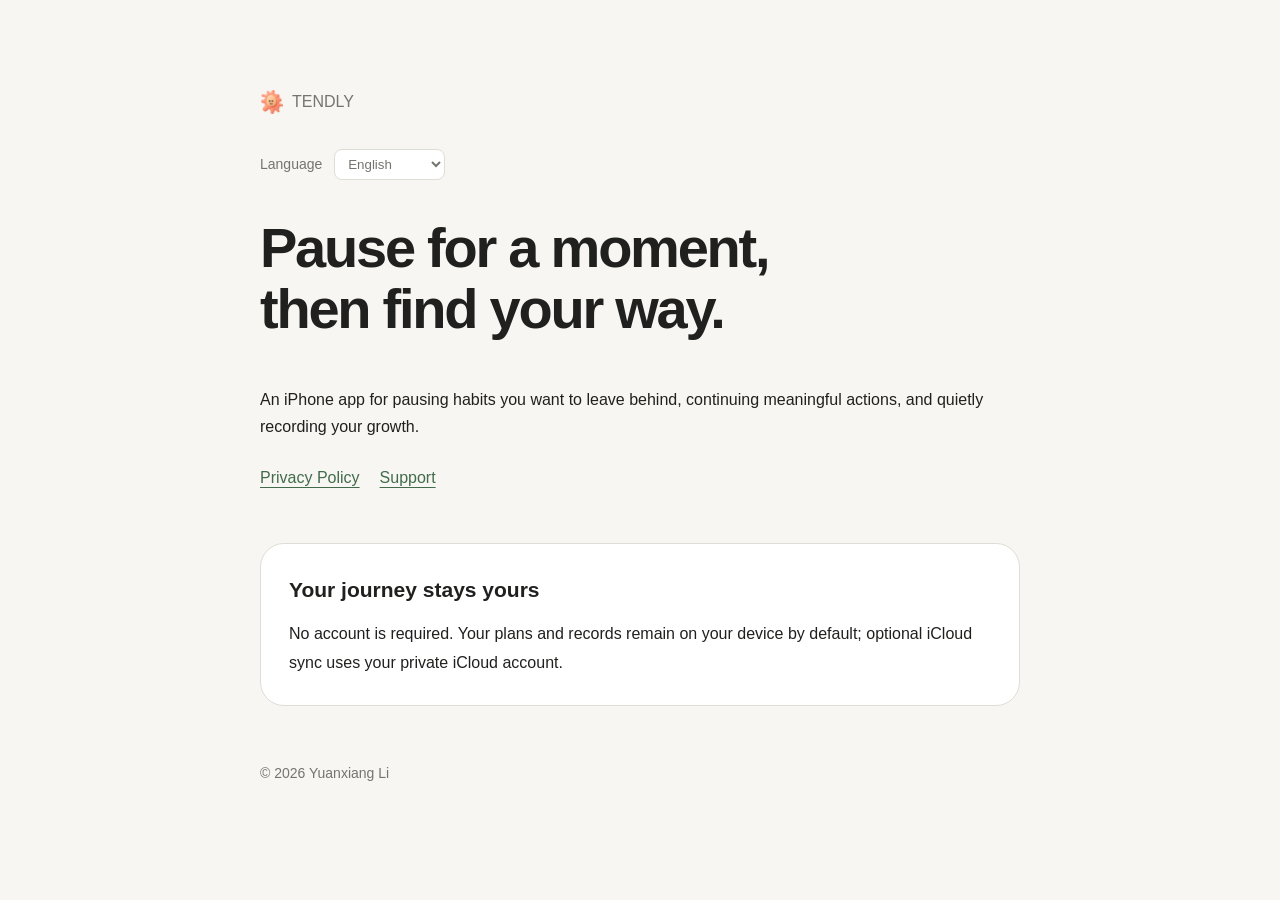
<file: index.html>
<!doctype html><html lang="zh-Hans"><head><meta charset="utf-8"><meta name="viewport" content="width=device-width,initial-scale=1"><title>TENDLY</title><link rel="stylesheet" href="styles.css"></head><body><main><p class="muted brand-lockup"><img src="tendly-sun.png" alt="" aria-hidden="true"><span>TENDLY</span></p><label class="language-picker">Language <select data-language-select><option value="en">English</option><option value="zh-Hans">简体中文</option><option value="zh-Hant">繁體中文</option><option value="ja">日本語</option><option value="ko">한국어</option></select></label><section data-lang="zh-Hans"><h1>停一下，<br>再走自己的路。</h1><p>一个帮助你暂停不想继续的习惯、坚持值得投入的行动，并安静记录成长过程的 iPhone App。</p><nav><a href="privacy.html">隐私政策</a><a href="support.html">支持</a></nav><div class="card"><h2>你的成长，由你保管</h2><p>无需注册账号。计划、记录、点赞、照料和行动数据默认保存在你的设备上；开启 iCloud 同步后，数据保存在你的私人 iCloud 中。</p></div></section><section data-lang="zh-Hant"><h1>停一下，<br>再走自己的路。</h1><p>一個幫助你暫停不想繼續的習慣、堅持值得投入的行動，並安靜記錄成長過程的 iPhone App。</p><nav><a href="privacy.html">隱私政策</a><a href="support.html">支援</a></nav><div class="card"><h2>你的成長，由你保管</h2><p>不需註冊帳號。計畫、記錄、按讚、照料與行動資料預設保存在你的裝置上；開啟 iCloud 同步後，資料保存在你的私人 iCloud 中。</p></div></section><section data-lang="ja"><h1>少し立ち止まり、<br>自分の道へ。</h1><p>やめたい習慣を一度手放し、大切な行動を続け、成長を静かに記録する iPhone App です。</p><nav><a href="privacy.html">プライバシーポリシー</a><a href="support.html">サポート</a></nav><div class="card"><h2>あなたの成長は、あなたのもの</h2><p>アカウントは不要です。計画と記録はデフォルトで端末に保存され、iCloud 同期では個人の iCloud を使用します。</p></div></section><section data-lang="ko"><h1>잠시 멈추고,<br>나만의 길로.</h1><p>멈추고 싶은 습관은 내려놓고, 소중한 행동을 이어가며 성장을 기록하는 iPhone 앱입니다.</p><nav><a href="privacy.html">개인정보 처리방침</a><a href="support.html">지원</a></nav><div class="card"><h2>당신의 성장은 당신의 것</h2><p>계정이 필요하지 않습니다. 계획과 기록은 기본적으로 기기에 저장되며 iCloud 동기화는 개인 iCloud를 사용합니다.</p></div></section><section data-lang="en"><h1>Pause for a moment,<br>then find your way.</h1><p>An iPhone app for pausing habits you want to leave behind, continuing meaningful actions, and quietly recording your growth.</p><nav><a href="privacy.html">Privacy Policy</a><a href="support.html">Support</a></nav><div class="card"><h2>Your journey stays yours</h2><p>No account is required. Your plans and records remain on your device by default; optional iCloud sync uses your private iCloud account.</p></div></section><footer>© 2026 Yuanxiang Li</footer></main><script src="language.js"></script></body></html>
</file>
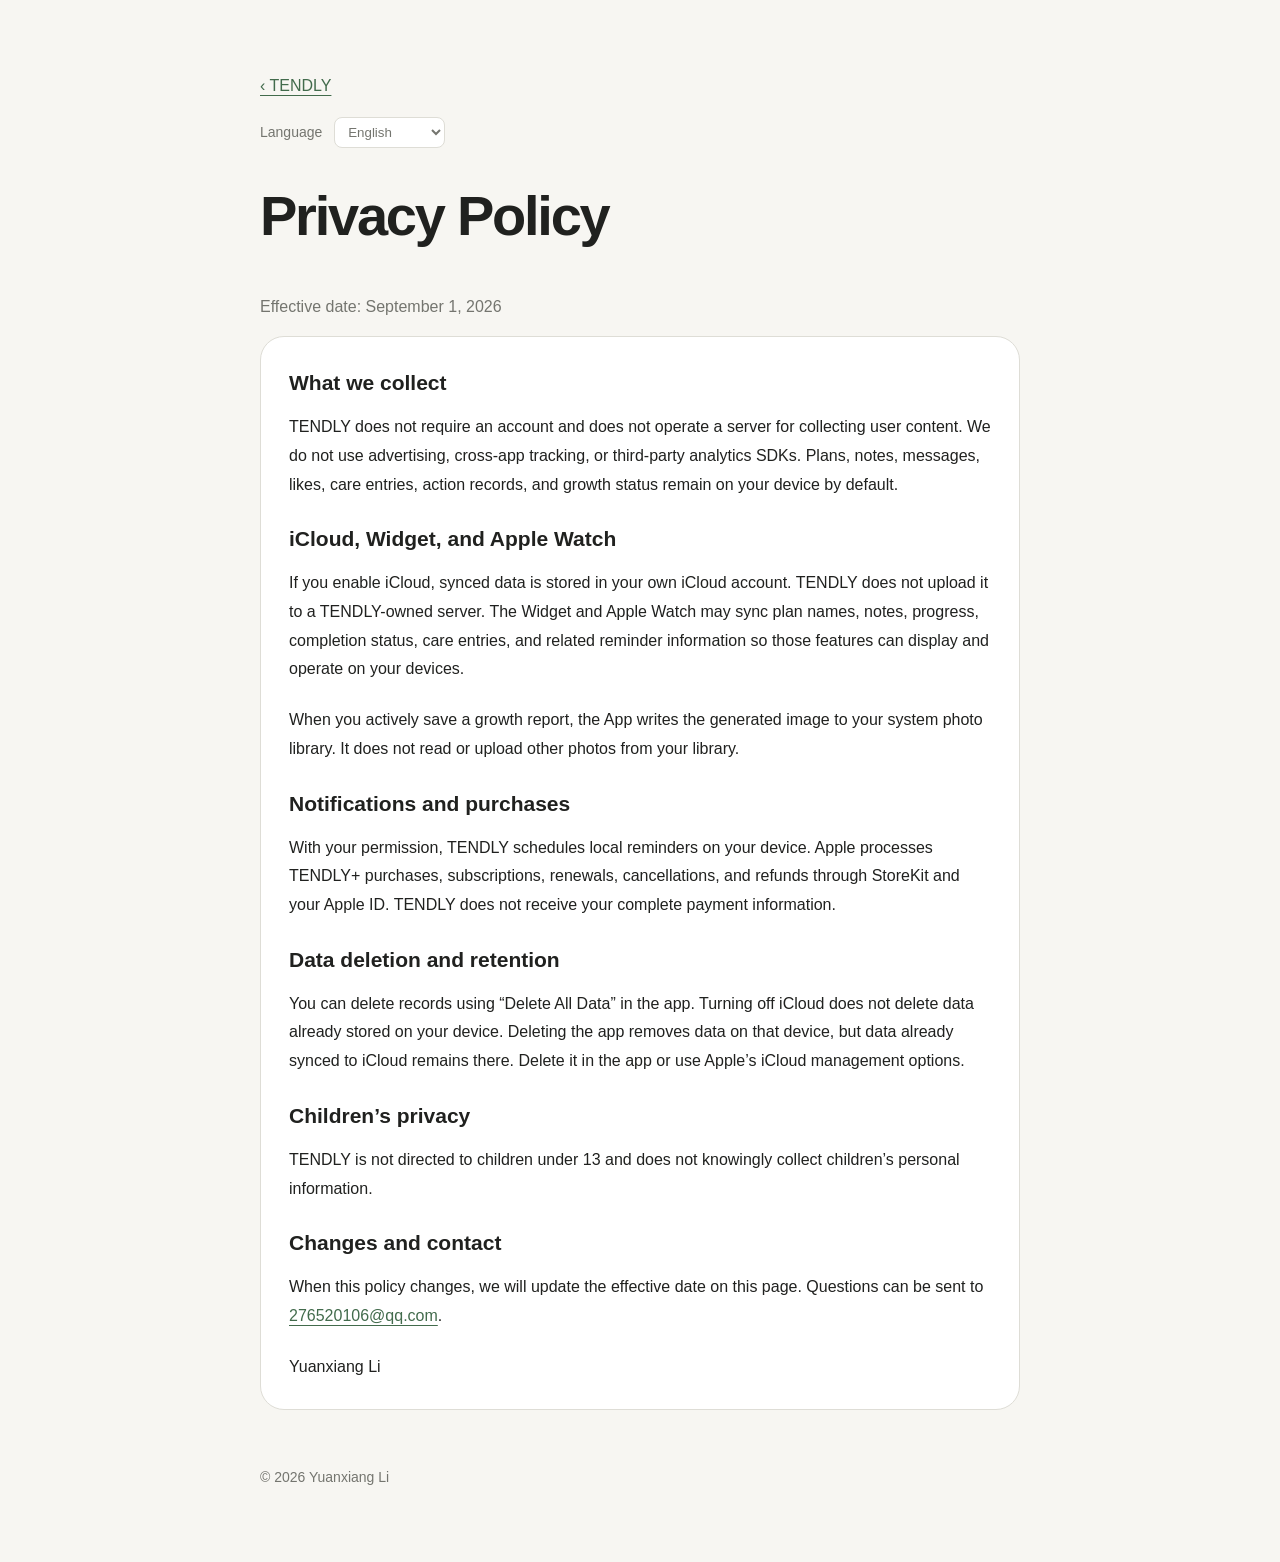
<file: privacy.html>
<!doctype html>
<html lang="zh-Hans">
<head>
  <meta charset="utf-8">
  <meta name="viewport" content="width=device-width,initial-scale=1">
  <title>TENDLY · Privacy Policy</title>
  <link rel="stylesheet" href="styles.css">
</head>
<body>
  <main>
    <a href="index.html">‹ TENDLY</a>
    <label class="language-picker">Language
      <select data-language-select>
        <option value="en">English</option><option value="zh-Hans">简体中文</option><option value="zh-Hant">繁體中文</option><option value="ja">日本語</option><option value="ko">한국어</option>
      </select>
    </label>
    <section data-lang="zh-Hans"><h1>隐私政策</h1><p class="muted">生效日期：2026 年 9 月 1 日</p><div class="card"><h2>我们收集什么</h2><p>TENDLY 不要求注册账号，不运营用于收集用户内容的数据服务器，也不使用广告、跨 App 跟踪或第三方分析 SDK。计划、备注、弹幕、点赞、照料、行动记录和成长状态默认保存在你的设备上。</p><h2>iCloud、Widget 与 Apple Watch</h2><p>如果你开启 iCloud，同步数据会保存在你自己的 iCloud 中。TENDLY 不会将这些数据上传到 TENDLY 自有服务器。Widget 和 Apple Watch 可能会同步计划名称、备注、进度、完成状态、照料记录和相关提醒信息，以便在设备上显示和操作。</p><p>当你主动保存成长报告时，App 会将生成的图片写入系统照片图库，不会读取或上传图库中的其他照片。</p><h2>通知与购买</h2><p>在你授权后，TENDLY 只在设备上安排本地提醒。TENDLY+ 的购买、订阅、续订、取消和退款由 Apple 通过 StoreKit 和你的 Apple ID 处理，TENDLY 不接触完整支付信息。</p><h2>数据删除与保留</h2><p>你可以在 App 内使用“删除全部数据”删除记录。关闭 iCloud 后，本机数据会保留。删除 App 会移除本机数据，但已同步到你 iCloud 中的数据会继续保留，需要你在 App 内删除或按 Apple 提供的 iCloud 管理方式处理。</p><h2>儿童隐私</h2><p>TENDLY 不以 13 岁以下儿童为主要用户群体，也不会主动收集儿童个人信息。</p><h2>政策变更与联系我们</h2><p>隐私政策更新时，我们会在本页面更新生效日期。若你对隐私有疑问，请联系 <a href="mailto:276520106@qq.com">276520106@qq.com</a>。</p><p>Yuanxiang Li</p></div></section>
    <section data-lang="zh-Hant"><h1>隱私政策</h1><p class="muted">生效日期：2026 年 9 月 1 日</p><div class="card"><h2>我們收集什麼</h2><p>TENDLY 不要求註冊帳號，不營運用於收集使用者內容的資料伺服器，也不使用廣告、跨 App 追蹤或第三方分析 SDK。計畫、備註、彈幕、按讚、照料、行動記錄與成長狀態預設保存在你的裝置上。</p><h2>iCloud、Widget 與 Apple Watch</h2><p>如果你開啟 iCloud，同步資料會保存在你自己的 iCloud 中。TENDLY 不會將這些資料上傳到 TENDLY 自有伺服器。Widget 與 Apple Watch 可能會同步計畫名稱、備註、進度、完成狀態、照料記錄與相關提醒資訊，以便在裝置上顯示與操作。</p><p>當你主動儲存成長報告時，App 會將產生的圖片寫入系統照片圖庫，不會讀取或上傳圖庫中的其他照片。</p><h2>通知與購買</h2><p>在你授權後，TENDLY 只會在裝置上安排本機提醒。TENDLY+ 的購買、訂閱、續訂、取消與退款由 Apple 透過 StoreKit 和你的 Apple ID 處理，TENDLY 不會接觸完整付款資訊。</p><h2>資料刪除與保留</h2><p>你可以在 App 內使用「刪除全部資料」刪除記錄。關閉 iCloud 後，本機資料會保留。刪除 App 會移除本機資料，但已同步到你 iCloud 的資料會繼續保留，需要你在 App 內刪除，或依 Apple 提供的 iCloud 管理方式處理。</p><h2>兒童隱私</h2><p>TENDLY 不以 13 歲以下兒童為主要使用者，也不會主動收集兒童個人資訊。</p><h2>政策變更與聯絡我們</h2><p>隱私政策更新時，我們會在本頁更新生效日期。如對隱私有疑問，請聯絡 <a href="mailto:276520106@qq.com">276520106@qq.com</a>。</p><p>Yuanxiang Li</p></div></section>
    <section data-lang="ja"><h1>プライバシーポリシー</h1><p class="muted">発効日：2026年9月1日</p><div class="card"><h2>収集する情報</h2><p>TENDLY はアカウント登録を必要とせず、ユーザーのコンテンツを収集するサーバーを運営していません。広告、App 間トラッキング、第三者分析 SDK も使用しません。計画、メモ、メッセージ、いいね、ケア、行動記録、成長状態は、デフォルトで端末に保存されます。</p><h2>iCloud、Widget、Apple Watch</h2><p>iCloud を有効にすると、同期データはあなた自身の iCloud に保存されます。TENDLY の自社サーバーにはアップロードされません。Widget と Apple Watch は、端末上で機能を表示・操作するため、計画名、メモ、進捗、完了状態、ケア記録、関連するリマインダー情報を同期する場合があります。</p><p>成長レポートを自分で保存した場合、App は生成した画像をシステムの写真ライブラリに書き込みます。他の写真を読み取ったりアップロードしたりすることはありません。</p><h2>通知と購入</h2><p>許可を受けた場合、TENDLY は端末上でローカル通知を設定します。TENDLY+ の購入、購読、更新、解約、返金は Apple が StoreKit と Apple ID を通じて処理します。TENDLY が完全な支払い情報を取得することはありません。</p><h2>データの削除と保持</h2><p>App 内の「すべてのデータを削除」から記録を削除できます。iCloud をオフにしても端末内のデータは保持されます。App を削除すると端末内のデータは削除されますが、iCloud に同期済みのデータは残ります。App 内で削除するか、Apple が提供する iCloud の管理方法をご利用ください。</p><h2>子どものプライバシー</h2><p>TENDLY は 13 歳未満の子どもを主な対象とせず、子どもの個人情報を意図的に収集しません。</p><h2>変更とお問い合わせ</h2><p>ポリシーを更新する場合は、このページの発効日を更新します。ご質問は <a href="mailto:276520106@qq.com">276520106@qq.com</a> までご連絡ください。</p><p>Yuanxiang Li</p></div></section>
    <section data-lang="ko"><h1>개인정보 처리방침</h1><p class="muted">시행일: 2026년 9월 1일</p><div class="card"><h2>수집하는 정보</h2><p>TENDLY는 계정 가입을 요구하지 않으며 사용자 콘텐츠를 수집하는 서버를 운영하지 않습니다. 광고, 앱 간 추적 또는 제3자 분석 SDK도 사용하지 않습니다. 계획, 메모, 메시지, 좋아요, 돌봄, 행동 기록과 성장 상태는 기본적으로 기기에 저장됩니다.</p><h2>iCloud, 위젯 및 Apple Watch</h2><p>iCloud를 켜면 동기화 데이터가 사용자의 개인 iCloud에 저장됩니다. TENDLY 자체 서버로 업로드되지 않습니다. 위젯과 Apple Watch는 기기에서 기능을 표시하고 작동하기 위해 계획 이름, 메모, 진행률, 완료 상태, 돌봄 기록과 관련 알림 정보를 동기화할 수 있습니다.</p><p>성장 보고서를 직접 저장하면 앱은 생성된 이미지를 시스템 사진 보관함에 저장합니다. 보관함의 다른 사진을 읽거나 업로드하지 않습니다.</p><h2>알림 및 구매</h2><p>허용한 경우 TENDLY는 기기에서 로컬 알림을 예약합니다. TENDLY+의 구매, 구독, 갱신, 취소와 환불은 Apple이 StoreKit과 Apple ID를 통해 처리하며 TENDLY는 전체 결제 정보를 확인하지 않습니다.</p><h2>데이터 삭제 및 보관</h2><p>앱에서 ‘모든 데이터 삭제’를 사용해 기록을 삭제할 수 있습니다. iCloud를 꺼도 기기 데이터는 유지됩니다. 앱을 삭제하면 기기 데이터는 삭제되지만 iCloud에 동기화된 데이터는 남습니다. 앱에서 삭제하거나 Apple이 제공하는 iCloud 관리 방법을 이용해 주세요.</p><h2>아동 개인정보</h2><p>TENDLY는 13세 미만 아동을 주요 대상으로 하지 않으며 아동의 개인정보를 의도적으로 수집하지 않습니다.</p><h2>변경 및 문의</h2><p>정책을 변경할 때 이 페이지의 시행일을 업데이트합니다. 문의는 <a href="mailto:276520106@qq.com">276520106@qq.com</a>으로 보내 주세요.</p><p>Yuanxiang Li</p></div></section>
    <section data-lang="en"><h1>Privacy Policy</h1><p class="muted">Effective date: September 1, 2026</p><div class="card"><h2>What we collect</h2><p>TENDLY does not require an account and does not operate a server for collecting user content. We do not use advertising, cross-app tracking, or third-party analytics SDKs. Plans, notes, messages, likes, care entries, action records, and growth status remain on your device by default.</p><h2>iCloud, Widget, and Apple Watch</h2><p>If you enable iCloud, synced data is stored in your own iCloud account. TENDLY does not upload it to a TENDLY-owned server. The Widget and Apple Watch may sync plan names, notes, progress, completion status, care entries, and related reminder information so those features can display and operate on your devices.</p><p>When you actively save a growth report, the App writes the generated image to your system photo library. It does not read or upload other photos from your library.</p><h2>Notifications and purchases</h2><p>With your permission, TENDLY schedules local reminders on your device. Apple processes TENDLY+ purchases, subscriptions, renewals, cancellations, and refunds through StoreKit and your Apple ID. TENDLY does not receive your complete payment information.</p><h2>Data deletion and retention</h2><p>You can delete records using “Delete All Data” in the app. Turning off iCloud does not delete data already stored on your device. Deleting the app removes data on that device, but data already synced to iCloud remains there. Delete it in the app or use Apple’s iCloud management options.</p><h2>Children’s privacy</h2><p>TENDLY is not directed to children under 13 and does not knowingly collect children’s personal information.</p><h2>Changes and contact</h2><p>When this policy changes, we will update the effective date on this page. Questions can be sent to <a href="mailto:276520106@qq.com">276520106@qq.com</a>.</p><p>Yuanxiang Li</p></div></section>
    <footer>© 2026 Yuanxiang Li</footer>
  </main>
  <script src="language.js"></script>
</body>
</html>
</file>
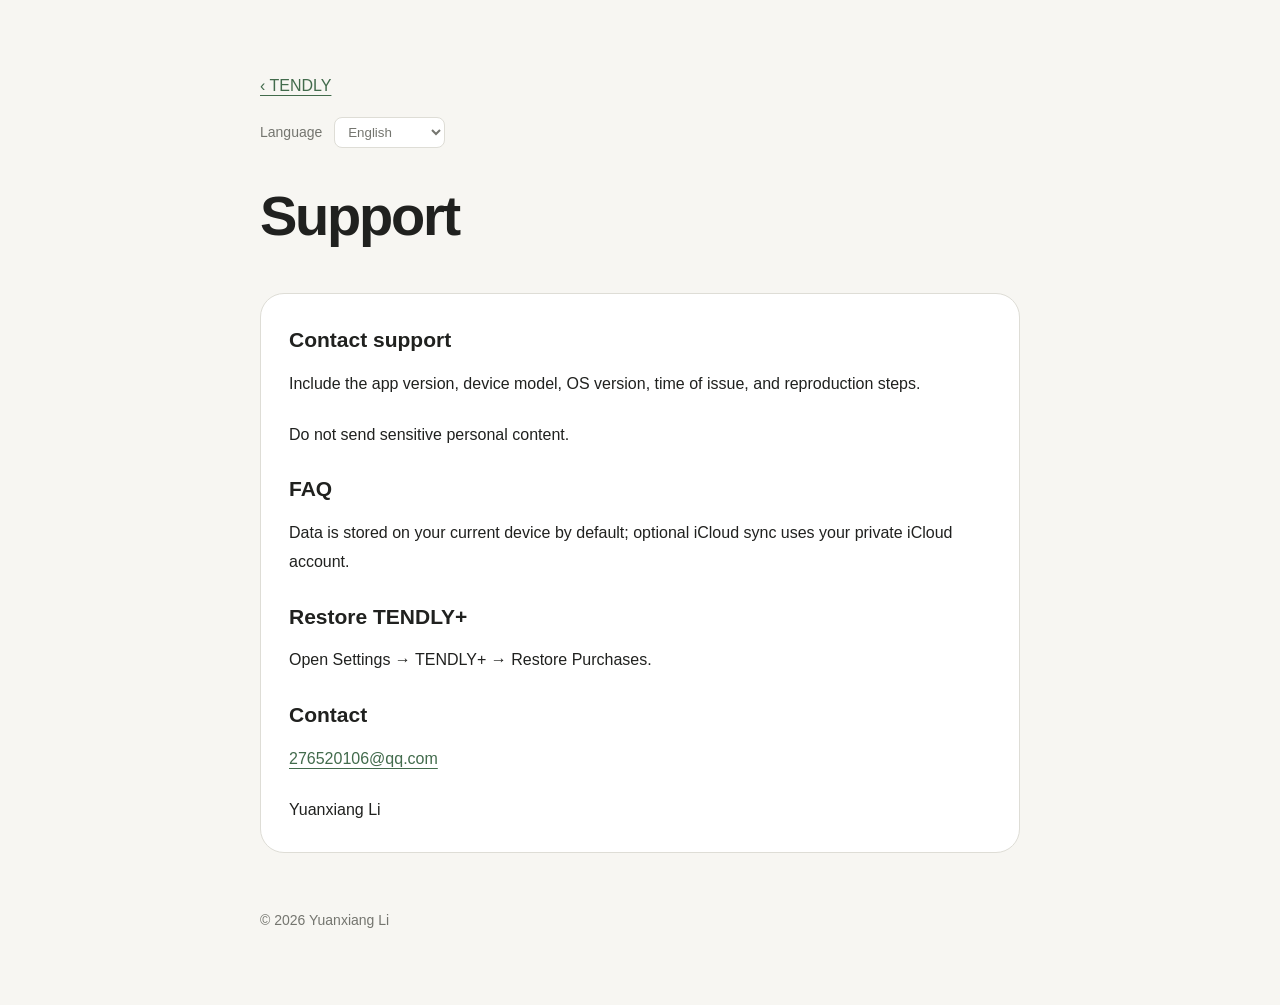
<file: support.html>
<!doctype html><html lang="zh-Hans"><head><meta charset="utf-8"><meta name="viewport" content="width=device-width,initial-scale=1"><title>TENDLY · support</title><link rel="stylesheet" href="styles.css"></head><body><main><a href="index.html">‹ TENDLY</a><label class="language-picker">Language <select data-language-select><option value="en">English</option><option value="zh-Hans">简体中文</option><option value="zh-Hant">繁體中文</option><option value="ja">日本語</option><option value="ko">한국어</option></select></label><section data-lang="zh-Hans"><h1>支持</h1><div class="card"><h2>联系支持</h2><p>请发送 App 版本、iPhone 型号、iOS 版本、问题发生时间和复现步骤。</p><p>请不要发送敏感个人内容。</p><h2>常见问题</h2><p>数据默认保存在当前设备；开启 iCloud 同步后保存在你的私人 iCloud 中。</p><h2>恢复 TENDLY+</h2><p>打开设置 → TENDLY+ → 恢复购买，并使用原 Apple ID。</p><h2>联系我们</h2><p><a href="mailto:276520106@qq.com">276520106@qq.com</a></p><p>Yuanxiang Li</p></div></section><section data-lang="zh-Hant"><h1>支援</h1><div class="card"><h2>聯絡支援</h2><p>請提供 App 版本、iPhone 型號、iOS 版本、問題發生時間與重現步驟。</p><p>請勿傳送敏感個人內容。</p><h2>常見問題</h2><p>資料預設儲存在目前裝置；開啟 iCloud 同步後儲存在你的私人 iCloud。</p><h2>恢復 TENDLY+</h2><p>前往設定 → TENDLY+ → 恢復購買，並使用原本的 Apple ID。</p><h2>聯絡我們</h2><p><a href="mailto:276520106@qq.com">276520106@qq.com</a></p><p>Yuanxiang Li</p></div></section><section data-lang="ja"><h1>サポート</h1><div class="card"><h2>サポートへの連絡</h2><p>App バージョン、端末、OS バージョン、発生時刻、再現手順をお知らせください。</p><p>機密性の高い個人情報は送信しないでください。</p><h2>よくある質問</h2><p>データはデフォルトで端末に保存され、iCloud 同期では個人の iCloud を使用します。</p><h2>TENDLY+ の復元</h2><p>設定 → TENDLY+ → 購入を復元 を開いてください。</p><h2>お問い合わせ</h2><p><a href="mailto:276520106@qq.com">276520106@qq.com</a></p><p>Yuanxiang Li</p></div></section><section data-lang="ko"><h1>지원</h1><div class="card"><h2>지원 문의</h2><p>앱 버전, 기기 모델, OS 버전, 발생 시간과 재현 단계를 알려 주세요.</p><p>민감한 개인정보는 보내지 마세요.</p><h2>자주 묻는 질문</h2><p>데이터는 기본적으로 현재 기기에 저장되며 iCloud 동기화를 켜면 개인 iCloud에 저장됩니다.</p><h2>TENDLY+ 복원</h2><p>설정 → TENDLY+ → 구매 복원을 여세요.</p><h2>문의</h2><p><a href="mailto:276520106@qq.com">276520106@qq.com</a></p><p>Yuanxiang Li</p></div></section><section data-lang="en"><h1>Support</h1><div class="card"><h2>Contact support</h2><p>Include the app version, device model, OS version, time of issue, and reproduction steps.</p><p>Do not send sensitive personal content.</p><h2>FAQ</h2><p>Data is stored on your current device by default; optional iCloud sync uses your private iCloud account.</p><h2>Restore TENDLY+</h2><p>Open Settings → TENDLY+ → Restore Purchases.</p><h2>Contact</h2><p><a href="mailto:276520106@qq.com">276520106@qq.com</a></p><p>Yuanxiang Li</p></div></section><footer>© 2026 Yuanxiang Li</footer></main><script src="language.js"></script></body></html>
</file>
<file: styles.css>
:root { color-scheme: light dark; font-family: -apple-system, BlinkMacSystemFont, "Segoe UI", sans-serif; }
* { box-sizing: border-box; }
body { margin: 0; color: #20211f; background: #f7f6f2; line-height: 1.7; }
main { width: min(760px, calc(100% - 40px)); margin: 0 auto; padding: 72px 0; }
nav { display: flex; gap: 20px; flex-wrap: wrap; margin: 24px 0 52px; }
a { color: #426b4c; text-underline-offset: 4px; }
h1 { font-size: clamp(34px, 7vw, 56px); line-height: 1.08; letter-spacing: -0.04em; }
h2 { margin-top: 44px; font-size: 22px; }
.card { padding: 28px; border: 1px solid #deddd6; border-radius: 24px; background: #fff; }
.card h2 { margin: 0 0 12px; font-size: 21px; }
.card p { margin: 0 0 22px; line-height: 1.8; }
.card p:last-child { margin-bottom: 0; }
.muted, footer { color: #74756f; }
.language-links { font-size: 14px; margin: 18px 0 28px; }
.card h3 { margin: 24px 0 8px; font-size: 17px; }
.card hr { margin: 32px 0; border: 0; border-top: 1px solid #deddd6; }
.brand-lockup { display: inline-flex; align-items: center; gap: 8px; }
.brand-lockup img { width: 24px; height: 24px; object-fit: contain; border-radius: 7px; vertical-align: middle; }
footer { margin-top: 56px; font-size: 14px; }
@media (prefers-color-scheme: dark) {
  body { color: #efefe9; background: #1c1d1b; }
  .card { background: #272825; border-color: #3b3c38; }
  a { color: #9bc6a3; }
}
.language-picker { display: block; margin: 18px 0 38px; color: #74756f; font-size: 14px; }
.language-picker select { margin-left: 8px; padding: 6px 28px 6px 9px; border: 1px solid #deddd6; border-radius: 8px; background: #fff; color: inherit; }
[data-lang][hidden] { display: none; }
section[data-lang] > h1 { margin-top: 0; }
</file>
